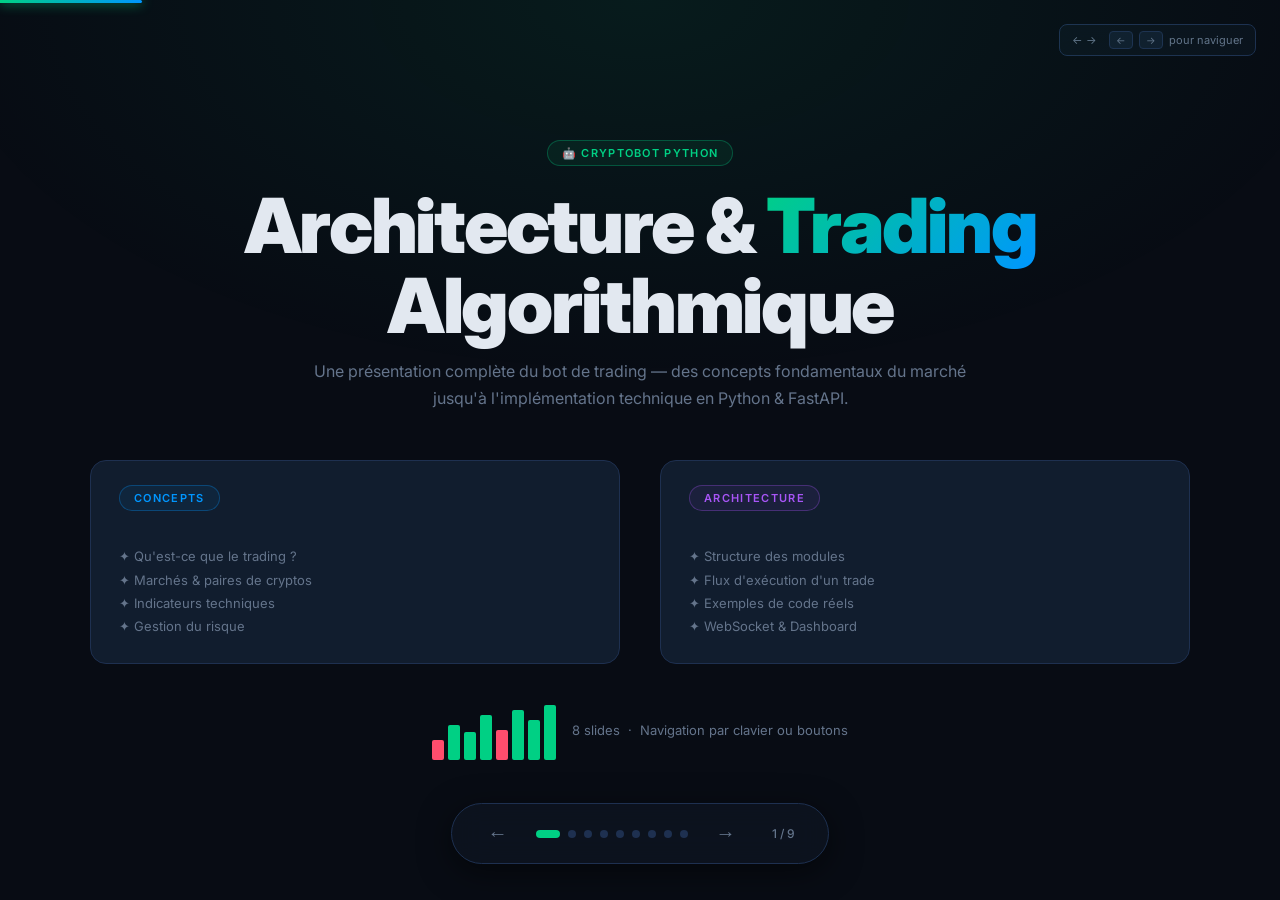
<file: static/presentation.html>
<!DOCTYPE html>
<html lang="fr">
<head>
<meta charset="UTF-8" />
<meta name="viewport" content="width=device-width, initial-scale=1.0" />
<title>CryptoBot — Architecture & Trading</title>
<link href="https://fonts.googleapis.com/css2?family=Inter:wght@300;400;500;600;700;800;900&family=JetBrains+Mono:wght@400;600&display=swap" rel="stylesheet" />
<style>
  :root {
    --bg:       #080c14;
    --surface:  #0d1520;
    --card:     #111d2e;
    --border:   #1e3050;
    --accent:   #00d084;
    --accent2:  #0096ff;
    --accent3:  #a855f7;
    --gold:     #f59e0b;
    --red:      #ff4d6d;
    --text:     #e2e8f0;
    --muted:    #64748b;
    --glow:     0 0 40px rgba(0,208,132,0.15);
  }

  * { margin:0; padding:0; box-sizing:border-box; }

  body {
    font-family: 'Inter', sans-serif;
    background: var(--bg);
    color: var(--text);
    overflow: hidden;
    height: 100vh;
    width: 100vw;
  }

  /* ── SLIDES CONTAINER ── */
  .slides {
    width: 100%;
    height: 100%;
    position: relative;
  }

  .slide {
    position: absolute;
    inset: 0;
    display: flex;
    flex-direction: column;
    justify-content: center;
    align-items: center;
    padding: 60px;
    opacity: 0;
    transform: translateX(60px);
    transition: opacity .55s cubic-bezier(.4,0,.2,1), transform .55s cubic-bezier(.4,0,.2,1);
    pointer-events: none;
  }
  .slide.active {
    opacity: 1;
    transform: translateX(0);
    pointer-events: all;
  }
  .slide.prev {
    opacity: 0;
    transform: translateX(-60px);
  }

  /* ── NAV ── */
  .nav {
    position: fixed;
    bottom: 36px;
    left: 50%;
    transform: translateX(-50%);
    display: flex;
    align-items: center;
    gap: 16px;
    z-index: 100;
    background: rgba(13,21,32,.85);
    border: 1px solid var(--border);
    backdrop-filter: blur(16px);
    padding: 12px 24px;
    border-radius: 50px;
    box-shadow: 0 8px 32px rgba(0,0,0,.5);
  }
  .nav button {
    background: none;
    border: none;
    cursor: pointer;
    color: var(--muted);
    font-size: 20px;
    padding: 6px 12px;
    border-radius: 8px;
    transition: all .2s;
  }
  .nav button:hover { color: var(--accent); background: rgba(0,208,132,.08); }
  .nav .dots { display:flex; gap:8px; }
  .dot {
    width: 8px; height: 8px;
    border-radius: 50%;
    background: var(--border);
    cursor: pointer;
    transition: all .3s;
  }
  .dot.active { background: var(--accent); width: 24px; border-radius: 4px; }
  .slide-counter {
    font-size: 12px;
    color: var(--muted);
    font-weight: 500;
    min-width: 40px;
    text-align: center;
  }

  /* ── PROGRESS BAR ── */
  .progress {
    position: fixed;
    top: 0; left: 0;
    height: 3px;
    background: linear-gradient(90deg, var(--accent), var(--accent2));
    transition: width .4s ease;
    z-index: 200;
    border-radius: 0 2px 2px 0;
    box-shadow: 0 0 12px var(--accent);
  }

  /* ── SHARED ELEMENTS ── */
  .tag {
    display: inline-flex;
    align-items: center;
    gap: 6px;
    font-size: 11px;
    font-weight: 600;
    letter-spacing: .12em;
    text-transform: uppercase;
    padding: 5px 14px;
    border-radius: 50px;
    border: 1px solid;
    margin-bottom: 20px;
  }
  .tag.green  { color: var(--accent);  border-color: rgba(0,208,132,.3);  background: rgba(0,208,132,.07);  }
  .tag.blue   { color: var(--accent2); border-color: rgba(0,150,255,.3);   background: rgba(0,150,255,.07);  }
  .tag.purple { color: var(--accent3); border-color: rgba(168,85,247,.3);  background: rgba(168,85,247,.07); }
  .tag.gold   { color: var(--gold);    border-color: rgba(245,158,11,.3);  background: rgba(245,158,11,.07); }

  h1.hero {
    font-size: clamp(40px, 6vw, 76px);
    font-weight: 900;
    line-height: 1.05;
    letter-spacing: -.03em;
    text-align: center;
    max-width: 900px;
  }
  h2.section-title {
    font-size: clamp(28px, 4vw, 48px);
    font-weight: 800;
    letter-spacing: -.02em;
    margin-bottom: 8px;
  }
  .subtitle {
    color: var(--muted);
    font-size: 16px;
    max-width: 700px;
    text-align: center;
    line-height: 1.7;
    margin-top: 12px;
  }
  .grad-text {
    background: linear-gradient(135deg, var(--accent) 0%, var(--accent2) 100%);
    -webkit-background-clip: text;
    -webkit-text-fill-color: transparent;
    background-clip: text;
  }
  .grad-text2 {
    background: linear-gradient(135deg, var(--accent2) 0%, var(--accent3) 100%);
    -webkit-background-clip: text;
    -webkit-text-fill-color: transparent;
    background-clip: text;
  }
  .grad-text3 {
    background: linear-gradient(135deg, var(--gold) 0%, var(--red) 100%);
    -webkit-background-clip: text;
    -webkit-text-fill-color: transparent;
    background-clip: text;
  }

  /* ── CARDS ── */
  .card {
    background: var(--card);
    border: 1px solid var(--border);
    border-radius: 16px;
    padding: 24px 28px;
    transition: border-color .3s, box-shadow .3s;
  }
  .card:hover {
    border-color: rgba(0,208,132,.3);
    box-shadow: var(--glow);
  }
  .card-grid { display:grid; gap:16px; width:100%; }
  .card-grid.c2 { grid-template-columns: repeat(2,1fr); }
  .card-grid.c3 { grid-template-columns: repeat(3,1fr); }
  .card-grid.c4 { grid-template-columns: repeat(4,1fr); }
  .card-icon { font-size: 28px; margin-bottom: 12px; }
  .card h3 { font-size: 15px; font-weight: 700; margin-bottom: 6px; }
  .card p  { font-size: 13px; color: var(--muted); line-height: 1.6; }

  /* ── CODE BLOCK ── */
  .code-wrap {
    background: #060b10;
    border: 1px solid var(--border);
    border-radius: 12px;
    overflow: hidden;
    font-family: 'JetBrains Mono', monospace;
    font-size: 12.5px;
    line-height: 1.9;
    width: 100%;
    max-width: 900px;
  }
  .code-header {
    background: var(--card);
    border-bottom: 1px solid var(--border);
    padding: 10px 20px;
    display: flex;
    align-items: center;
    gap: 8px;
  }
  .code-dot { width:11px;height:11px;border-radius:50%; }
  .code-label { font-size:11px; color:var(--muted); margin-left:8px; font-family:'Inter',sans-serif; font-weight:500; }
  pre { padding: 20px 24px; overflow-x: auto; }
  .kw  { color: #c792ea; } /* keyword */
  .fn  { color: #82aaff; } /* function */
  .st  { color: #c3e88d; } /* string */
  .cm  { color: #4a6277; font-style:italic; } /* comment */
  .nb  { color: #f78c6c; } /* number */
  .cl  { color: #ffcb6b; } /* class */
  .op  { color: var(--accent); } /* operator / accent */

  /* ── FLOW DIAGRAM ── */
  .flow {
    display: flex;
    align-items: center;
    gap: 0;
    flex-wrap: wrap;
    justify-content: center;
    width: 100%;
  }
  .flow-item {
    display: flex;
    flex-direction: column;
    align-items: center;
    gap: 6px;
  }
  .flow-box {
    background: var(--card);
    border: 1px solid var(--border);
    border-radius: 12px;
    padding: 14px 20px;
    text-align: center;
    min-width: 110px;
    transition: border-color .3s, transform .3s;
    cursor: default;
  }
  .flow-box:hover { border-color: var(--accent); transform: translateY(-4px); }
  .flow-box .ico { font-size: 22px; }
  .flow-box .lbl { font-size: 11px; font-weight: 600; color: var(--accent); margin-top: 4px; }
  .flow-box .sub { font-size: 10px; color: var(--muted); margin-top: 2px; }
  .flow-arrow { font-size: 20px; color: var(--muted); margin: 0 4px; padding-bottom: 20px; }

  /* ── BADGE ── */
  .badge { 
    display:inline-block; 
    padding:3px 10px; 
    border-radius:50px; 
    font-size:11px; 
    font-weight:600; 
  }
  .badge.buy  { background: rgba(0,208,132,.15); color:var(--accent); }
  .badge.sell { background: rgba(255,77,109,.15); color:var(--red); }
  .badge.hold { background: rgba(100,116,139,.15); color:var(--muted); }

  /* ── CANDLE CHART ANIMATION ── */
  .mini-chart { display:flex; align-items:flex-end; gap:4px; height:60px; }
  .candle { width:12px; border-radius:2px; animation: pulse 2s infinite; }
  @keyframes pulse { 0%,100%{opacity:.7} 50%{opacity:1} }

  /* ── SLIDE 1: HERO ── */
  #s1 { background: radial-gradient(ellipse 80% 60% at 50% 0%, rgba(0,208,132,.08) 0%, transparent 70%); }
  .hero-grid {
    display: grid;
    grid-template-columns: 1fr 1fr;
    gap: 40px;
    width: 100%;
    max-width: 1100px;
    margin-top: 40px;
  }

  /* ── SLIDE : TRADING CONCEPT ── */
  .concept-row {
    display:grid;
    grid-template-columns: 1fr 1fr;
    gap: 20px;
    width: 100%;
    max-width: 1050px;
  }
  .concept-card {
    background: var(--card);
    border: 1px solid var(--border);
    border-radius: 16px;
    padding: 20px 22px;
  }
  .concept-card h3 { font-size:14px; font-weight:700; margin-bottom:8px; display:flex;align-items:center;gap:8px; }
  .concept-card p  { font-size:12.5px; color:var(--muted); line-height:1.7; }

  /* price ticker */
  .ticker { 
    display:flex; align-items:center; gap:12px;
    background:#060b10; border:1px solid var(--border);
    border-radius:10px; padding:10px 16px; margin-top:10px; 
  }
  .ticker .sym { font-weight:700; font-size:14px; color:var(--accent2); }
  .ticker .price { font-family:'JetBrains Mono',monospace; font-size:16px; font-weight:600; }
  .ticker .chg { font-size:12px; font-weight:600; }
  .up { color:var(--accent); }
  .dn { color:var(--red);    }

  /* ── STRATEGY SLIDE ── */
  .strat-grid { display:grid; grid-template-columns:repeat(4,1fr); gap:14px; width:100%; max-width:1050px; }
  .strat-card {
    background: var(--card);
    border: 1px solid var(--border);
    border-radius: 14px;
    padding: 20px 16px;
    text-align: center;
  }
  .strat-card .s-ico { font-size:28px; margin-bottom:10px; }
  .strat-card h3 { font-size:13px; font-weight:700; margin-bottom:6px; }
  .strat-card p  { font-size:11.5px; color:var(--muted); line-height:1.6; }
  .strat-card .bar {
    height:4px; border-radius:2px; margin-top:12px;
    background: linear-gradient(90deg, var(--accent), var(--accent2));
  }

  /* ── RISK TABLE ── */
  table { width:100%; border-collapse:collapse; }
  th { text-align:left; font-size:11px; color:var(--muted); font-weight:600; letter-spacing:.08em; text-transform:uppercase; padding:10px 16px; border-bottom:1px solid var(--border); }
  td { padding:12px 16px; font-size:13px; border-bottom:1px solid rgba(30,48,80,.5); }
  tr:last-child td { border-bottom:none; }
  tr:hover td { background:rgba(0,208,132,.03); }

  /* ── ANIMATED BG PARTICLES ── */
  .bg-particles {
    position: fixed; inset:0; pointer-events:none; z-index:0;
    overflow:hidden;
  }
  .particle {
    position:absolute;
    width:1px; height:1px;
    background:var(--accent);
    border-radius:50%;
    animation: float linear infinite;
    opacity:0;
  }
  @keyframes float {
    0%   { transform:translateY(100vh) translateX(0); opacity:0; }
    10%  { opacity:.4; }
    90%  { opacity:.2; }
    100% { transform:translateY(-20px) translateX(30px); opacity:0; }
  }

  /* keyboard hint */
  .key-hint {
    position:fixed; top:24px; right:24px;
    font-size:11px; color:var(--muted);
    display:flex; align-items:center; gap:6px;
    background: rgba(13,21,32,.8);
    border: 1px solid var(--border);
    border-radius:8px; padding:6px 12px;
    backdrop-filter:blur(8px);
  }
  kbd {
    background:var(--card); border:1px solid var(--border);
    border-radius:4px; padding:2px 6px; font-family:inherit;
    font-size:10px;
  }

  /* ── ARCHITECTURE SLIDE ── */
  .arch-layout {
    display: grid;
    grid-template-columns: 1fr 1fr;
    gap: 20px;
    width: 100%;
    max-width: 1050px;
  }
  .layer {
    background: var(--card);
    border: 1px solid var(--border);
    border-radius: 14px;
    padding: 18px 20px;
  }
  .layer-title { font-size:11px; font-weight:700; letter-spacing:.1em; text-transform:uppercase; margin-bottom:12px; }
  .file-row { display:flex; align-items:center; gap:10px; padding:7px 0; border-bottom:1px solid rgba(30,48,80,.4); }
  .file-row:last-child { border-bottom:none; }
  .file-name { font-family:'JetBrains Mono',monospace; font-size:12px; color:var(--accent2); font-weight:600; }
  .file-desc { font-size:11.5px; color:var(--muted); }

  /* ── FINAL SLIDE ── */
  #s9 { background: radial-gradient(ellipse 80% 60% at 50% 100%, rgba(0,150,255,.08) 0%, transparent 70%); }
  .final-grid { display:grid; grid-template-columns:repeat(3,1fr); gap:20px; max-width:900px; width:100%; margin-top:32px; }
  .final-card {
    background:var(--card); border:1px solid var(--border); border-radius:16px;
    padding:24px 20px; text-align:center;
  }
  .final-card .f-ico { font-size:32px; margin-bottom:12px; }
  .final-card h3 { font-size:14px; font-weight:700; margin-bottom:6px; }
  .final-card p  { font-size:12px; color:var(--muted); line-height:1.6; }
  .cmd-box {
    background:#060b10; border:1px solid var(--border); border-radius:10px;
    padding:14px 20px; font-family:'JetBrains Mono',monospace; font-size:14px;
    color:var(--accent); margin-top:12px; display:flex; align-items:center; gap:10px;
  }
  .prompt { color:var(--muted); }

  /* ══════════════════════════════════════════
     @media print — PDF Export
     Une slide par page, fond sombre conservé
  ══════════════════════════════════════════ */
  @media print {
    @page { size: A4 landscape; margin: 0; }

    * { -webkit-print-color-adjust: exact !important; print-color-adjust: exact !important; }

    body {
      overflow: visible !important;
      height: auto !important;
      width: auto !important;
      background: var(--bg) !important;
    }

    /* Hide UI chrome */
    .nav, .progress, .key-hint, .bg-particles { display: none !important; }

    /* Slides container becomes normal flow */
    .slides { position: static !important; height: auto !important; }

    /* Every slide visible, full page */
    .slide {
      position: relative !important;
      opacity: 1 !important;
      transform: none !important;
      pointer-events: auto !important;
      display: flex !important;
      width: 100vw;
      min-height: 100vh;
      page-break-after: always;
      break-after: page;
      box-sizing: border-box;
      padding: 48px 56px;
      background: var(--bg);
    }
    .slide:last-child { page-break-after: avoid; break-after: avoid; }

    /* Gradient backgrounds on slides */
    #s1 { background: radial-gradient(ellipse 80% 60% at 50% 0%, rgba(0,208,132,.12) 0%, #080c14 70%) !important; }
    #s9 { background: radial-gradient(ellipse 80% 60% at 50% 100%, rgba(0,150,255,.12) 0%, #080c14 70%) !important; }

    /* Ensure code blocks don't break across pages */
    .code-wrap { break-inside: avoid; }

    /* Scale down some grids slightly for A4 */
    .strat-grid { grid-template-columns: repeat(4, 1fr) !important; }
    .concept-row, .arch-layout { grid-template-columns: 1fr 1fr !important; }
    .flow { gap: 0 !important; }
  }
</style>
</head>
<body>

<!-- Animated particles -->
<div class="bg-particles" id="particles"></div>

<div class="progress" id="progress"></div>

<div class="key-hint">← → &nbsp;<kbd>←</kbd><kbd>→</kbd> pour naviguer</div>

<div class="slides" id="slides">

  <!-- ══════════════════════════════════════════════
       SLIDE 1 — HERO
  ═══════════════════════════════════════════════ -->
  <div class="slide active" id="s1">
    <span class="tag green">🤖 CryptoBot Python</span>
    <h1 class="hero">Architecture &amp; <span class="grad-text">Trading</span><br/>Algorithmique</h1>
    <p class="subtitle">Une présentation complète du bot de trading — des concepts fondamentaux du marché jusqu'à l'implémentation technique en Python &amp; FastAPI.</p>

    <div class="hero-grid" style="margin-top:48px">
      <div class="card" style="display:flex;flex-direction:column;gap:14px">
        <div class="tag blue" style="width:fit-content">Concepts</div>
        <div style="font-size:13px;color:var(--muted);line-height:1.8">
          ✦ Qu'est-ce que le trading ?<br/>
          ✦ Marchés &amp; paires de cryptos<br/>
          ✦ Indicateurs techniques<br/>
          ✦ Gestion du risque
        </div>
      </div>
      <div class="card" style="display:flex;flex-direction:column;gap:14px">
        <div class="tag purple" style="width:fit-content">Architecture</div>
        <div style="font-size:13px;color:var(--muted);line-height:1.8">
          ✦ Structure des modules<br/>
          ✦ Flux d'exécution d'un trade<br/>
          ✦ Exemples de code réels<br/>
          ✦ WebSocket &amp; Dashboard
        </div>
      </div>
    </div>

    <div style="display:flex;align-items:center;gap:16px;margin-top:36px">
      <div class="mini-chart">
        <div class="candle" style="height:20px;background:var(--red);animation-delay:.0s"></div>
        <div class="candle" style="height:35px;background:var(--accent);animation-delay:.1s"></div>
        <div class="candle" style="height:28px;background:var(--accent);animation-delay:.2s"></div>
        <div class="candle" style="height:45px;background:var(--accent);animation-delay:.3s"></div>
        <div class="candle" style="height:30px;background:var(--red);animation-delay:.4s"></div>
        <div class="candle" style="height:50px;background:var(--accent);animation-delay:.5s"></div>
        <div class="candle" style="height:40px;background:var(--accent);animation-delay:.6s"></div>
        <div class="candle" style="height:55px;background:var(--accent);animation-delay:.7s"></div>
      </div>
      <span style="font-size:13px;color:var(--muted)">8 slides &nbsp;·&nbsp; Navigation par clavier ou boutons</span>
    </div>
  </div>

  <!-- ══════════════════════════════════════════════
       SLIDE 2 — QU'EST-CE QUE LE TRADING ?
  ═══════════════════════════════════════════════ -->
  <div class="slide" id="s2">
    <span class="tag green">📚 Concept #1</span>
    <h2 class="section-title">Qu'est-ce que le <span class="grad-text">Trading</span> ?</h2>
    <p class="subtitle" style="margin-bottom:28px">Acheter bas, vendre haut — et automatiser ce processus intelligemment.</p>

    <div class="concept-row">
      <div style="display:flex;flex-direction:column;gap:14px">
        <div class="concept-card">
          <h3>📈 Principe fondamental</h3>
          <p>Le trading consiste à <strong style="color:var(--text)">acheter un actif</strong> (BTC, action, devise) à un certain prix, puis à le <strong style="color:var(--text)">revendre plus cher</strong> pour réaliser un profit. Le profit s'appelle le <strong style="color:var(--accent)">PnL</strong> (Profit and Loss).</p>
        </div>
        <div class="concept-card">
          <h3>💱 Une paire de trading</h3>
          <p><code style="color:var(--accent2);background:#060b10;padding:2px 6px;border-radius:4px">BTC/USDT</code> signifie : combien de dollars (USDT) vaut 1 Bitcoin. On achète du BTC avec des USDT, et on revend du BTC pour récupérer des USDT en plus.</p>
          <div class="ticker">
            <span class="sym">BTC/USDT</span>
            <span class="price">67 342<span style="font-size:12px;color:var(--muted)">.50</span></span>
            <span class="chg up">▲ +2.34%</span>
            <span class="price" style="margin-left:auto;opacity:.4;font-size:11px">ETH/USDT</span>
            <span class="chg dn">▼ -0.87%</span>
          </div>
        </div>
        <div class="concept-card">
          <h3>🕯️ Une bougie (Candlestick)</h3>
          <p>Chaque bougie représente l'évolution du prix sur une période.<br/>
          <strong style="color:var(--accent)">O</strong>pen · <strong style="color:var(--gold)">H</strong>igh · <strong style="color:var(--red)">L</strong>ow · <strong style="color:var(--accent2)">C</strong>lose · <strong style="color:var(--accent3)">V</strong>olume</p>
          <div style="font-family:'JetBrains Mono',monospace;font-size:11px;margin-top:8px;color:var(--muted)">
            { open: 67100, high: <span style="color:var(--gold)">67800</span>, low: <span style="color:var(--red)">66900</span>, close: <span style="color:var(--accent2)">67342</span> }
          </div>
        </div>
      </div>
      <div style="display:flex;flex-direction:column;gap:14px">
        <div class="concept-card">
          <h3>🔴🟢 Long vs Short</h3>
          <p>
            <span class="badge buy">LONG</span> &nbsp;= Acheter en espérant que le prix monte<br/><br/>
            <span class="badge sell">SHORT</span> = Parier que le prix va baisser (vendre ce qu'on n'a pas encore)<br/><br/>
            <span style="color:var(--muted);font-size:11.5px">Notre bot utilise uniquement des positions <strong style="color:var(--accent)">LONG</strong> pour rester simple et sûr.</span>
          </p>
        </div>
        <div class="concept-card">
          <h3>⚡ Trading Manuel vs Algorithmique</h3>
          <p>
            <strong style="color:var(--text)">Manuel :</strong> Un humain surveille les écrans et clique pour acheter/vendre.<br/><br/>
            <strong style="color:var(--accent)">Algorithmique :</strong> Un programme analyse les données en continu, sans émotion, 24h/24 — c'est ce que fait notre bot.
          </p>
        </div>
        <div class="concept-card">
          <h3>📊 Volume</h3>
          <p>Le volume indique combien de BTC ont été échangés sur la période. Un <strong style="color:var(--text)">fort volume</strong> confirme un mouvement de prix. Un faible volume peut signifier un faux signal.</p>
        </div>
      </div>
    </div>
  </div>

  <!-- ══════════════════════════════════════════════
       SLIDE 3 — INDICATEURS TECHNIQUES
  ═══════════════════════════════════════════════ -->
  <div class="slide" id="s3">
    <span class="tag blue">📊 Concept #2</span>
    <h2 class="section-title">Les <span class="grad-text2">Indicateurs Techniques</span></h2>
    <p class="subtitle" style="margin-bottom:28px">Des formules mathématiques qui transforment les prix bruts en signaux exploitables.</p>
    <div class="card-grid c4" style="max-width:1050px;width:100%">
      <div class="card">
        <div class="card-icon">〰️</div>
        <h3 style="color:var(--accent)">SMA / EMA</h3>
        <p>Moyenne mobile. Lisse les prix pour détecter une <strong style="color:var(--text)">tendance</strong>. Quand la MA rapide croise la MA lente → signal BUY ou SELL.</p>
        <div style="font-family:'JetBrains Mono',monospace;font-size:10px;color:var(--accent);margin-top:10px;background:#060b10;padding:8px;border-radius:6px">
          SMA(10) &gt; SMA(30)<br/><span style="color:var(--accent)">→ TENDANCE HAUSSIÈRE</span>
        </div>
      </div>
      <div class="card">
        <div class="card-icon">📉</div>
        <h3 style="color:var(--accent2)">RSI</h3>
        <p>Relative Strength Index (0–100). Mesure si le marché est en <strong style="color:var(--accent)">survente</strong> (RSI &lt; 30) ou <strong style="color:var(--red)">surachat</strong> (RSI &gt; 70).</p>
        <div style="font-family:'JetBrains Mono',monospace;font-size:10px;margin-top:10px;background:#060b10;padding:8px;border-radius:6px">
          RSI = <span style="color:var(--accent)">28</span> → BUY<br/>
          RSI = <span style="color:var(--red)">74</span> → SELL
        </div>
      </div>
      <div class="card">
        <div class="card-icon">🌊</div>
        <h3 style="color:var(--accent3)">MACD</h3>
        <p>Mesure la <strong style="color:var(--text)">dynamique</strong> de tendance. Croisement de deux EMA. Quand MACD passe au-dessus de sa ligne signal → BUY.</p>
        <div style="font-family:'JetBrains Mono',monospace;font-size:10px;margin-top:10px;background:#060b10;padding:8px;border-radius:6px">
          MACD(12,26,9)<br/><span style="color:var(--accent3)">→ Momentum</span>
        </div>
      </div>
      <div class="card">
        <div class="card-icon">📦</div>
        <h3 style="color:var(--gold)">Bollinger / ATR</h3>
        <p><strong style="color:var(--text)">Bollinger :</strong> Bandes autour du prix. Retour à la moyenne. <strong style="color:var(--text)">ATR :</strong> Volatilité — utilisé pour calculer notre stop-loss.</p>
        <div style="font-family:'JetBrains Mono',monospace;font-size:10px;margin-top:10px;background:#060b10;padding:8px;border-radius:6px">
          SL = prix - 2×ATR<br/><span style="color:var(--gold)">→ Adaptatif</span>
        </div>
      </div>
    </div>
    <div class="code-wrap" style="margin-top:20px;max-width:1050px">
      <div class="code-header">
        <div class="code-dot" style="background:#ff5f57"></div>
        <div class="code-dot" style="background:#febc2e"></div>
        <div class="code-dot" style="background:#28c840"></div>
        <span class="code-label">core/indicators.py — Calcul des indicateurs sur les bougies</span>
      </div>
      <pre><span class="kw">class</span> <span class="cl">Indicators</span>:
    <span class="kw">@staticmethod</span>
    <span class="kw">def</span> <span class="fn">sma</span>(candles, period) <span class="op">-&gt;</span> float:
        closes <span class="op">=</span> [c[<span class="st">"close"</span>] <span class="kw">for</span> c <span class="kw">in</span> candles[<span class="op">-</span>period:]]
        <span class="kw">return</span> sum(closes) / period   <span class="cm"># Moyenne simple des N derniers prix de clôture</span>

    <span class="kw">@staticmethod</span>
    <span class="kw">def</span> <span class="fn">atr</span>(candles, period<span class="op">=14</span>) <span class="op">-&gt;</span> float:
        trs <span class="op">=</span> [max(c[<span class="st">"high"</span>]<span class="op">-</span>c[<span class="st">"low"</span>], abs(c[<span class="st">"high"</span>]<span class="op">-</span>prev[<span class="st">"close"</span>]), ...) <span class="kw">for</span> ...]
        <span class="kw">return</span> sum(trs) / period       <span class="cm"># Volatilité moyenne → sert à calculer le Stop-Loss</span></pre>
    </div>
  </div>

  <!-- ══════════════════════════════════════════════
       SLIDE 4 — GESTION DU RISQUE
  ═══════════════════════════════════════════════ -->
  <div class="slide" id="s4">
    <span class="tag gold">🛡️ Concept #3</span>
    <h2 class="section-title">Gestion du <span class="grad-text3">Risque</span></h2>
    <p class="subtitle" style="margin-bottom:28px">La règle d'or : protéger le capital AVANT de chercher des profits.</p>

    <div style="display:grid;grid-template-columns:1.1fr 1fr;gap:24px;max-width:1050px;width:100%">
      <div style="display:flex;flex-direction:column;gap:14px">
        <div class="card">
          <h3 style="margin-bottom:12px">🎯 Les 3 piliers du RiskManager</h3>
          <div class="card-wrap">
            <table>
              <tr><th>Paramètre</th><th>Valeur</th><th>Rôle</th></tr>
              <tr><td>Stop-Loss (SL)</td><td><code style="color:var(--red)">prix − 2×ATR</code></td><td style="color:var(--muted);font-size:11.5px">Coupe la perte automatiquement</td></tr>
              <tr><td>Take-Profit (TP)</td><td><code style="color:var(--accent)">prix + 4×ATR</code></td><td style="color:var(--muted);font-size:11.5px">Verrouille le profit (RR 2:1)</td></tr>
              <tr><td>Position Size</td><td><code style="color:var(--accent2)">1% capital</code></td><td style="color:var(--muted);font-size:11.5px">Taille calculée pour risquer 1%</td></tr>
              <tr><td>Max Drawdown</td><td><code style="color:var(--gold)">15%</code></td><td style="color:var(--muted);font-size:11.5px">Coupe tout si perte globale &gt; 15%</td></tr>
            </table>
          </div>
        </div>
        <div class="card">
          <h3 style="margin-bottom:10px">📐 Exemple concret</h3>
          <div style="font-family:'JetBrains Mono',monospace;font-size:12px;line-height:2;background:#060b10;padding:14px;border-radius:8px">
            Capital   = <span style="color:var(--accent2)">10 000$</span><br/>
            Prix BTC  = <span style="color:var(--text)">67 300$</span><br/>
            ATR       = <span style="color:var(--gold)">150$</span><br/>
            <span style="color:var(--muted)">───────────────────</span><br/>
            Stop-Loss = 67300 - 2×150 = <span style="color:var(--red)">67 000$</span><br/>
            Take-Profit = 67300 + 4×150 = <span style="color:var(--accent)">67 900$</span><br/>
            Risque 1%  = 100$ / 300$ = <span style="color:var(--accent3)">0.333 BTC</span>
          </div>
        </div>
      </div>

      <div>
        <div class="code-wrap" style="max-width:100%">
          <div class="code-header">
            <div class="code-dot" style="background:#ff5f57"></div>
            <div class="code-dot" style="background:#febc2e"></div>
            <div class="code-dot" style="background:#28c840"></div>
            <span class="code-label">core/portfolio.py — RiskManager</span>
          </div>
          <pre><span class="kw">class</span> <span class="cl">RiskManager</span>:
  <span class="kw">def</span> <span class="fn">stop_loss</span>(self, entry, atr, side):
      <span class="cm"># Stop 2× la volatilité sous l'entrée</span>
      <span class="kw">return</span> entry <span class="op">-</span> <span class="nb">2.0</span> <span class="op">*</span> atr   <span class="cm"># ex: 67300 - 300 = 67000</span>

  <span class="kw">def</span> <span class="fn">take_profit</span>(self, entry, stop, rr<span class="op">=2.0</span>):
      distance <span class="op">=</span> abs(entry <span class="op">-</span> stop)
      <span class="kw">return</span> entry <span class="op">+</span> rr <span class="op">*</span> distance  <span class="cm"># Profit = 2× le risque</span>

  <span class="kw">def</span> <span class="fn">position_size</span>(self, capital, entry, stop):
      risk_$    <span class="op">=</span> capital <span class="op">*</span> <span class="nb">0.01</span>   <span class="cm"># 1% de 10000 = 100$</span>
      distance  <span class="op">=</span> abs(entry <span class="op">-</span> stop)
      <span class="kw">return</span> risk_$ <span class="op">/</span> distance       <span class="cm"># 100/300 = 0.33 BTC</span>

  <span class="kw">def</span> <span class="fn">check_drawdown</span>(self, equity):
      dd <span class="op">=</span> (self.peak <span class="op">-</span> equity) <span class="op">/</span> self.peak <span class="op">*</span> <span class="nb">100</span>
      <span class="kw">return</span> dd <span class="op">&lt;</span> <span class="nb">15.0</span>   <span class="cm"># Arrêt si perte totale &gt; 15%</span></pre>
        </div>
      </div>
    </div>
  </div>

  <!-- ══════════════════════════════════════════════
       SLIDE 5 — STRATÉGIES
  ═══════════════════════════════════════════════ -->
  <div class="slide" id="s5">
    <span class="tag purple">🧠 Concept #4</span>
    <h2 class="section-title">Les <span class="grad-text2">Stratégies</span> de Trading</h2>
    <p class="subtitle" style="margin-bottom:28px">4 stratégies + 1 vote par ensemble + 1 modèle IA.</p>
    <div class="strat-grid">
      <div class="strat-card">
        <div class="s-ico">〰️</div>
        <h3>SMA Crossover</h3>
        <p>Quand la MA rapide (10) dépasse la MA lente (30) → BUY. Signal de tendance.</p>
        <div class="bar" style="background:linear-gradient(90deg,var(--accent),#00a86b)"></div>
        <div style="font-size:10px;color:var(--muted);margin-top:8px">Marché : <span style="color:var(--accent)">Tendance forte</span></div>
      </div>
      <div class="strat-card">
        <div class="s-ico">📉</div>
        <h3>RSI Mean Reversion</h3>
        <p>Achat en zone de survente (RSI &lt; 30), vente en surachat (RSI &gt; 70).</p>
        <div class="bar" style="background:linear-gradient(90deg,var(--accent2),#0060aa)"></div>
        <div style="font-size:10px;color:var(--muted);margin-top:8px">Marché : <span style="color:var(--accent2)">Range / Latéral</span></div>
      </div>
      <div class="strat-card">
        <div class="s-ico">🌊</div>
        <h3>MACD Crossover</h3>
        <p>Croisement de la ligne MACD au-dessus de sa ligne signal → momentum haussier.</p>
        <div class="bar" style="background:linear-gradient(90deg,var(--accent3),#7c3aed)"></div>
        <div style="font-size:10px;color:var(--muted);margin-top:8px">Marché : <span style="color:var(--accent3)">Tendance modérée</span></div>
      </div>
      <div class="strat-card">
        <div class="s-ico">📦</div>
        <h3>Bollinger Bands</h3>
        <p>Achat quand le prix sort sous la bande basse, vente au-dessus de la bande haute.</p>
        <div class="bar" style="background:linear-gradient(90deg,var(--gold),#d97706)"></div>
        <div style="font-size:10px;color:var(--muted);margin-top:8px">Marché : <span style="color:var(--gold)">Range / Volatile</span></div>
      </div>
    </div>

    <div class="code-wrap" style="margin-top:20px;max-width:1050px">
      <div class="code-header">
        <div class="code-dot" style="background:#ff5f57"></div>
        <div class="code-dot" style="background:#febc2e"></div>
        <div class="code-dot" style="background:#28c840"></div>
        <span class="code-label">core/strategies.py — EnsembleStrategy (vote majoritaire)</span>
      </div>
      <pre><span class="kw">class</span> <span class="cl">EnsembleStrategy</span>:
  strategies <span class="op">=</span> [SMACrossover(), RSIStrategy(), MACDStrategy(), BollingerStrategy()]

  <span class="kw">def</span> <span class="fn">generate</span>(self, data) <span class="op">-&gt;</span> Signal:
      votes <span class="op">=</span> [s.generate(data) <span class="kw">for</span> s <span class="kw">in</span> self.strategies]
      <span class="cm"># Ex: [BUY, BUY, HOLD, BUY] → 3 BUY sur 4 → Signal final = BUY</span>
      buys <span class="op">=</span> votes.count(Signal.BUY)
      <span class="kw">return</span> Signal.BUY <span class="kw">if</span> buys <span class="op">&gt;=</span> <span class="nb">2</span> <span class="kw">else</span> (Signal.SELL <span class="kw">if</span> votes.count(Signal.SELL) <span class="op">&gt;=</span> <span class="nb">2</span> <span class="kw">else</span> Signal.HOLD)</pre>
    </div>
  </div>

  <!-- ══════════════════════════════════════════════
       SLIDE 6 — ARCHITECTURE GÉNÉRALE
  ═══════════════════════════════════════════════ -->
  <div class="slide" id="s6">
    <span class="tag blue">🏗️ Architecture</span>
    <h2 class="section-title">Structure des <span class="grad-text">Modules</span></h2>
    <p class="subtitle" style="margin-bottom:28px">9 modules Python organisés en couches logiques.</p>

    <div class="arch-layout">
      <div style="display:flex;flex-direction:column;gap:14px">
        <div class="layer">
          <div class="layer-title" style="color:var(--accent)">🌐 Couche Présentation</div>
          <div class="file-row"><span style="font-size:18px">⚡</span><div><div class="file-name">web_app.py</div><div class="file-desc">Serveur FastAPI + WebSocket → Dashboard navigateur</div></div></div>
          <div class="file-row"><span style="font-size:18px">🎨</span><div><div class="file-name">static/index.html</div><div class="file-desc">Interface utilisateur (graphiques, contrôles)</div></div></div>
        </div>
        <div class="layer">
          <div class="layer-title" style="color:var(--accent2)">🤖 Couche Bot (Chef d'orchestre)</div>
          <div class="file-row"><span style="font-size:18px">🤖</span><div><div class="file-name">core/bot.py</div><div class="file-desc">TradingBot — coordonne tout, gère le tick</div></div></div>
          <div class="file-row"><span style="font-size:18px">📡</span><div><div class="file-name">core/data.py</div><div class="file-desc">MarketData — génère/récupère les bougies OHLCV</div></div></div>
        </div>
        <div class="layer">
          <div class="layer-title" style="color:var(--accent3)">⚙️ Configuration</div>
          <div class="file-row"><span style="font-size:18px">🔧</span><div><div class="file-name">config.py</div><div class="file-desc">Tous les paramètres centralisés (symbol, capital, risk...)</div></div></div>
        </div>
      </div>
      <div style="display:flex;flex-direction:column;gap:14px">
        <div class="layer">
          <div class="layer-title" style="color:var(--gold)">📊 Couche Analyse</div>
          <div class="file-row"><span style="font-size:18px">📈</span><div><div class="file-name">core/indicators.py</div><div class="file-desc">SMA, EMA, RSI, MACD, Bollinger, ATR</div></div></div>
          <div class="file-row"><span style="font-size:18px">🧠</span><div><div class="file-name">core/strategies.py</div><div class="file-desc">Génération des signaux BUY / SELL / HOLD</div></div></div>
          <div class="file-row"><span style="font-size:18px">🤖</span><div><div class="file-name">core/ai_model.py</div><div class="file-desc">Stratégie Machine Learning (sklearn)</div></div></div>
        </div>
        <div class="layer">
          <div class="layer-title" style="color:var(--red)">💼 Couche Exécution</div>
          <div class="file-row"><span style="font-size:18px">💰</span><div><div class="file-name">core/portfolio.py</div><div class="file-desc">Portfolio, Position, RiskManager, Backtester</div></div></div>
          <div class="file-row"><span style="font-size:18px">🏦</span><div><div class="file-name">core/exchange.py</div><div class="file-desc">ExchangeManager — ordres réels via CCXT/Bybit</div></div></div>
          <div class="file-row"><span style="font-size:18px">🔔</span><div><div class="file-name">core/notifications.py</div><div class="file-desc">NotificationManager — alertes Discord webhook</div></div></div>
        </div>
      </div>
    </div>
  </div>

  <!-- ══════════════════════════════════════════════
       SLIDE 7 — FLUX D'UN TRADE
  ═══════════════════════════════════════════════ -->
  <div class="slide" id="s7">
    <span class="tag green">🔄 Flux</span>
    <h2 class="section-title">Cycle de vie d'un <span class="grad-text">Trade</span></h2>
    <p class="subtitle" style="margin-bottom:28px">De la bougie brute jusqu'à l'alerte Discord — en une itération.</p>

    <div class="flow" style="margin-bottom:24px">
      <div class="flow-item">
        <div class="flow-box">
          <div class="ico">📡</div>
          <div class="lbl">data.py</div>
          <div class="sub">fetch_candle()</div>
        </div>
      </div>
      <div class="flow-arrow">→</div>
      <div class="flow-item">
        <div class="flow-box">
          <div class="ico">📐</div>
          <div class="lbl">indicators.py</div>
          <div class="sub">atr() / sma()</div>
        </div>
      </div>
      <div class="flow-arrow">→</div>
      <div class="flow-item">
        <div class="flow-box">
          <div class="ico">🧠</div>
          <div class="lbl">strategies.py</div>
          <div class="sub">generate() → BUY</div>
        </div>
      </div>
      <div class="flow-arrow">→</div>
      <div class="flow-item">
        <div class="flow-box">
          <div class="ico">🛡️</div>
          <div class="lbl">portfolio.py</div>
          <div class="sub">stop_loss / qty</div>
        </div>
      </div>
      <div class="flow-arrow">→</div>
      <div class="flow-item">
        <div class="flow-box" style="border-color:rgba(0,208,132,.4)">
          <div class="ico">💰</div>
          <div class="lbl" style="color:var(--accent)">Position ouverte</div>
          <div class="sub">cash déduit</div>
        </div>
      </div>
      <div class="flow-arrow">→</div>
      <div class="flow-item">
        <div class="flow-box">
          <div class="ico">🏦</div>
          <div class="lbl">exchange.py</div>
          <div class="sub">market_order()</div>
        </div>
      </div>
      <div class="flow-arrow">→</div>
      <div class="flow-item">
        <div class="flow-box">
          <div class="ico">🔔</div>
          <div class="lbl">notifications.py</div>
          <div class="sub">Discord alert</div>
        </div>
      </div>
      <div class="flow-arrow">→</div>
      <div class="flow-item">
        <div class="flow-box">
          <div class="ico">🌐</div>
          <div class="lbl">web_app.py</div>
          <div class="sub">WS broadcast</div>
        </div>
      </div>
    </div>

    <div class="code-wrap" style="max-width:1050px">
      <div class="code-header">
        <div class="code-dot" style="background:#ff5f57"></div>
        <div class="code-dot" style="background:#febc2e"></div>
        <div class="code-dot" style="background:#28c840"></div>
        <span class="code-label">core/bot.py — méthode tick() : une itération complète</span>
      </div>
      <pre><span class="kw">def</span> <span class="fn">tick</span>(self) <span class="op">-&gt;</span> dict:
    candle <span class="op">=</span> self.data.<span class="fn">fetch_candle</span>()          <span class="cm"># 1. Bougie OHLCV</span>
    price  <span class="op">=</span> candle[<span class="st">"close"</span>]                    <span class="cm"># 2. Prix de clôture</span>
    
    self.<span class="fn">_check_exits</span>(price)                   <span class="cm"># 3. Vérif SL / TP de la position ouverte</span>
    
    signal <span class="op">=</span> self.strategy.<span class="fn">generate</span>(self.data) <span class="cm"># 4. Stratégie → BUY / SELL / HOLD</span>
    <span class="kw">if</span> signal <span class="op">!=</span> Signal.HOLD:
        self.<span class="fn">_execute_signal</span>(signal, price)    <span class="cm"># 5. Calcul risque + ouverture position</span>
    
    <span class="cm"># 6. Envoi de l'état au dashboard via WebSocket (web_app.py)</span>
    <span class="kw">if</span> self.on_candle_cb: self.<span class="fn">on_candle_cb</span>(state)
    
    <span class="kw">return</span> candle</pre>
    </div>
  </div>

  <!-- ══════════════════════════════════════════════
       SLIDE 8 — WEBSOCKET & DASHBOARD
  ═══════════════════════════════════════════════ -->
  <div class="slide" id="s8">
    <span class="tag blue">🌐 Interface</span>
    <h2 class="section-title">WebSocket &amp; <span class="grad-text2">Dashboard</span></h2>
    <p class="subtitle" style="margin-bottom:28px">Communication temps réel entre le bot Python et le navigateur.</p>

    <div style="display:grid;grid-template-columns:1fr 1fr;gap:20px;max-width:1050px;width:100%">
      <div class="code-wrap" style="max-width:100%">
        <div class="code-header">
          <div class="code-dot" style="background:#ff5f57"></div>
          <div class="code-dot" style="background:#febc2e"></div>
          <div class="code-dot" style="background:#28c840"></div>
          <span class="code-label">web_app.py — Boucle async + broadcast</span>
        </div>
        <pre><span class="cm"># Tâche de fond qui tourne en permanence</span>
<span class="kw">async def</span> <span class="fn">run_bot_loop</span>():
    <span class="kw">while</span> True:
        <span class="kw">if</span> bot.running:
            candle <span class="op">=</span> bot.<span class="fn">tick</span>()       <span class="cm"># avance le bot</span>
            state  <span class="op">=</span> {
                <span class="st">"type"</span>: <span class="st">"update"</span>,
                <span class="st">"candle"</span>: candle,
                <span class="st">"portfolio"</span>: bot.portfolio.<span class="fn">stats</span>()
            }
            <span class="kw">await</span> manager.<span class="fn">broadcast</span>(state) <span class="cm"># → tous les browsers</span>
        <span class="kw">await</span> asyncio.<span class="fn">sleep</span>(<span class="nb">1</span>)

<span class="cm"># Commandes reçues depuis le dashboard</span>
<span class="kw">if</span>   msg[<span class="st">"command"</span>] <span class="op">==</span> <span class="st">"start"</span>:   bot.running <span class="op">=</span> True
<span class="kw">elif</span> msg[<span class="st">"command"</span>] <span class="op">==</span> <span class="st">"stop"</span>:    bot.running <span class="op">=</span> False
<span class="kw">elif</span> msg[<span class="st">"command"</span>] <span class="op">==</span> <span class="st">"set_strategy"</span>: ...
<span class="kw">elif</span> msg[<span class="st">"command"</span>] <span class="op">==</span> <span class="st">"run_backtest"</span>: ...</pre>
      </div>

      <div style="display:flex;flex-direction:column;gap:14px">
        <div class="card">
          <h3 style="margin-bottom:10px">📡 Commandes disponibles depuis l'UI</h3>
          <table>
            <tr><th>Commande</th><th>Action</th></tr>
            <tr><td><code style="color:var(--accent)">start</code></td><td style="color:var(--muted);font-size:12px">Démarre le bot</td></tr>
            <tr><td><code style="color:var(--red)">stop</code></td><td style="color:var(--muted);font-size:12px">Arrête le bot</td></tr>
            <tr><td><code style="color:var(--accent2)">set_strategy</code></td><td style="color:var(--muted);font-size:12px">Change la stratégie</td></tr>
            <tr><td><code style="color:var(--accent3)">manual_trade</code></td><td style="color:var(--muted);font-size:12px">Trade manuel</td></tr>
            <tr><td><code style="color:var(--gold)">run_backtest</code></td><td style="color:var(--muted);font-size:12px">Lance le backtest</td></tr>
            <tr><td><code style="color:var(--muted)">update_settings</code></td><td style="color:var(--muted);font-size:12px">API key, Discord, Risk</td></tr>
          </table>
        </div>
        <div class="card">
          <h3>🔔 Pattern Singleton</h3>
          <p>Les modules <code style="color:var(--accent);background:#060b10;padding:2px 6px;border-radius:4px">exchange_client</code> et <code style="color:var(--accent3);background:#060b10;padding:2px 6px;border-radius:4px">notifier</code> sont des <strong style="color:var(--text)">singletons</strong> — une seule instance partagée dans tout le projet, configurée une fois depuis les settings du dashboard, accessible partout.</p>
        </div>
      </div>
    </div>
  </div>

  <!-- ══════════════════════════════════════════════
       SLIDE 9 — CONCLUSION
  ═══════════════════════════════════════════════ -->
  <div class="slide" id="s9">
    <span class="tag green">🚀 Lancement</span>
    <h2 class="section-title">Prêt à <span class="grad-text">trader</span> ?</h2>
    <p class="subtitle">Tout ce qu'il faut pour démarrer le projet en local.</p>

    <div class="final-grid">
      <div class="final-card">
        <div class="f-ico">📦</div>
        <h3>1. Installer</h3>
        <p>Installer les dépendances Python</p>
        <div class="cmd-box"><span class="prompt">$</span> pip install -r requirements.txt</div>
      </div>
      <div class="final-card">
        <div class="f-ico">🌐</div>
        <h3>2. Lancer le dashboard</h3>
        <p>Serveur web + bot temps réel</p>
        <div class="cmd-box"><span class="prompt">$</span> python web_app.py</div>
      </div>
      <div class="final-card">
        <div class="f-ico">🖥️</div>
        <h3>3. Ouvrir</h3>
        <p>Dashboard dans le navigateur</p>
        <div class="cmd-box" style="color:var(--accent2)">localhost:8000</div>
      </div>
    </div>

    <div class="card" style="max-width:700px;width:100%;margin-top:24px">
      <h3 style="margin-bottom:12px;text-align:center">🗂️ Résumé de l'architecture</h3>
      <div style="display:flex;flex-wrap:wrap;gap:8px;justify-content:center">
        <span style="background:rgba(0,208,132,.1);color:var(--accent);border:1px solid rgba(0,208,132,.3);padding:5px 12px;border-radius:50px;font-size:12px;font-weight:600">📡 data.py</span>
        <span style="color:var(--muted);align-self:center">→</span>
        <span style="background:rgba(0,150,255,.1);color:var(--accent2);border:1px solid rgba(0,150,255,.3);padding:5px 12px;border-radius:50px;font-size:12px;font-weight:600">📐 indicators.py</span>
        <span style="color:var(--muted);align-self:center">→</span>
        <span style="background:rgba(168,85,247,.1);color:var(--accent3);border:1px solid rgba(168,85,247,.3);padding:5px 12px;border-radius:50px;font-size:12px;font-weight:600">🧠 strategies.py</span>
        <span style="color:var(--muted);align-self:center">→</span>
        <span style="background:rgba(245,158,11,.1);color:var(--gold);border:1px solid rgba(245,158,11,.3);padding:5px 12px;border-radius:50px;font-size:12px;font-weight:600">🛡️ portfolio.py</span>
        <span style="color:var(--muted);align-self:center">→</span>
        <span style="background:rgba(255,77,109,.1);color:var(--red);border:1px solid rgba(255,77,109,.3);padding:5px 12px;border-radius:50px;font-size:12px;font-weight:600">🏦 exchange.py</span>
        <span style="color:var(--muted);align-self:center">→</span>
        <span style="background:rgba(0,208,132,.1);color:var(--accent);border:1px solid rgba(0,208,132,.3);padding:5px 12px;border-radius:50px;font-size:12px;font-weight:600">🌐 web_app.py</span>
      </div>
    </div>

    <p style="color:var(--muted);font-size:12px;margin-top:20px">⚠️ Bot éducatif — Ne pas utiliser avec de l'argent réel sans tests approfondis.</p>
  </div>

</div><!-- /slides -->

<!-- Navigation -->
<div class="nav">
  <button id="prevBtn" onclick="prevSlide()" title="Précédent">←</button>
  <div class="dots" id="dots"></div>
  <button id="nextBtn" onclick="nextSlide()" title="Suivant">→</button>
  <span class="slide-counter" id="counter">1 / 9</span>
</div>

<script>
const TOTAL = 9;
let current = 0;

const slides  = document.querySelectorAll('.slide');
const progress = document.getElementById('progress');
const counter  = document.getElementById('counter');
const dotsEl   = document.getElementById('dots');

// Build dots
for (let i = 0; i < TOTAL; i++) {
  const d = document.createElement('div');
  d.className = 'dot' + (i===0?' active':'');
  d.onclick = () => goTo(i);
  dotsEl.appendChild(d);
}

function goTo(n) {
  slides[current].classList.remove('active');
  slides[current].classList.add('prev');
  setTimeout(() => slides[current < n ? current : n].classList.remove('prev'), 600);
  
  const prev = current;
  current = Math.max(0, Math.min(TOTAL-1, n));
  
  slides[current].classList.add('active');
  slides[prev].classList.remove('active');

  const dots = dotsEl.querySelectorAll('.dot');
  dots.forEach((d,i) => d.classList.toggle('active', i===current));
  counter.textContent = `${current+1} / ${TOTAL}`;
  progress.style.width = `${((current+1)/TOTAL)*100}%`;
}

function nextSlide() { goTo(current+1); }
function prevSlide()  { goTo(current-1); }

document.addEventListener('keydown', e => {
  if (e.key === 'ArrowRight' || e.key === ' ') nextSlide();
  if (e.key === 'ArrowLeft')  prevSlide();
});

// Initial progress
progress.style.width = `${(1/TOTAL)*100}%`;

// Particles
const container = document.getElementById('particles');
for (let i = 0; i < 25; i++) {
  const p = document.createElement('div');
  p.className = 'particle';
  p.style.left = Math.random()*100 + '%';
  p.style.width = p.style.height = (Math.random()*2+1) + 'px';
  p.style.animationDuration = (Math.random()*15+10) + 's';
  p.style.animationDelay    = (Math.random()*15) + 's';
  container.appendChild(p);
}

// Touch support
let startX = 0;
document.addEventListener('touchstart', e => startX = e.touches[0].clientX);
document.addEventListener('touchend',   e => {
  const dx = e.changedTouches[0].clientX - startX;
  if (dx < -50) nextSlide();
  if (dx >  50) prevSlide();
});
</script>
</body>
</html>
</file>
